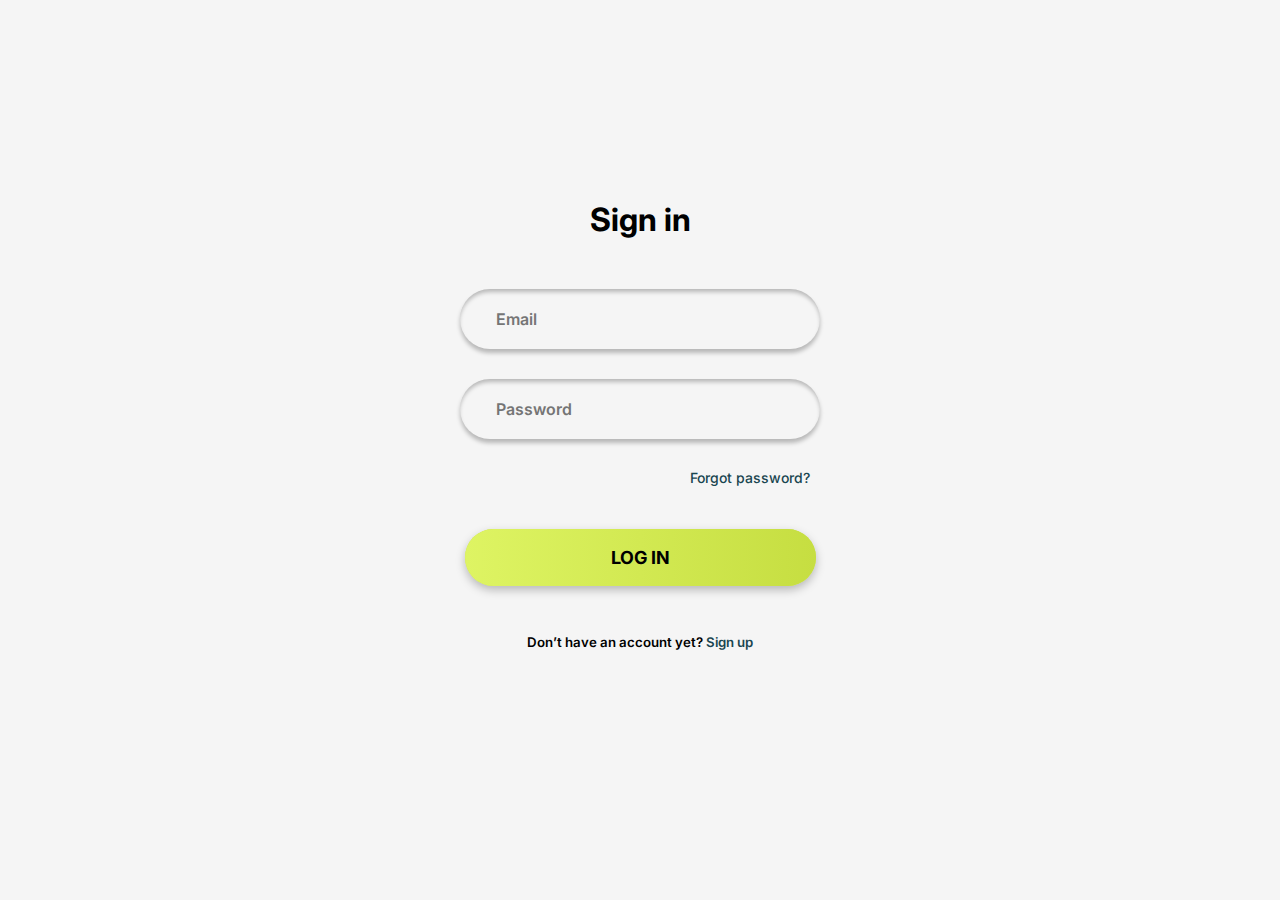
<file: dashboard/index.html>
<!DOCTYPE html>
<html lang="en">
<head>
    <meta charset="UTF-8">
    <meta name="viewport" content="width=device-width, initial-scale=1.0">
    <title>Document</title>
    <link rel="stylesheet" href="./css/style.css">
    <link rel="preconnect" href="https://fonts.gstatic.com">
    <link href="https://fonts.googleapis.com/css2?family=Inter:wght@400;500;600;700;800&display=swap" rel="stylesheet">
</head>
<body>
    <form id="regForm" action="">
    
        <h1>Sign in</h1>
        <div class="sign-in-form">
            <!--email input-->
            <p><input placeholder="         Email" oninput="this.className = ''"></p>
            <!--password input-->
            <p><input type="password" placeholder="         Password" oninput="this.className = ''"></p>
        </div>
        <div class="forgot-container">
            <!--forgot password option link here-->
             <a href="">Forgot password?</a>
        </div>
        <!--main CTA / LOG IN btm-->
        <div class="btn-container">
            <a href="">LOG IN</a>
        </div>
        <div class="account-container">
            <!--Sign up option (insert href)-->
         <h5>Don’t have an account yet? <a href="">  Sign up</a></h5>
        </div>
    </form>
    <script src="./js/animation.js"></script>
</body>
</html>
</file>
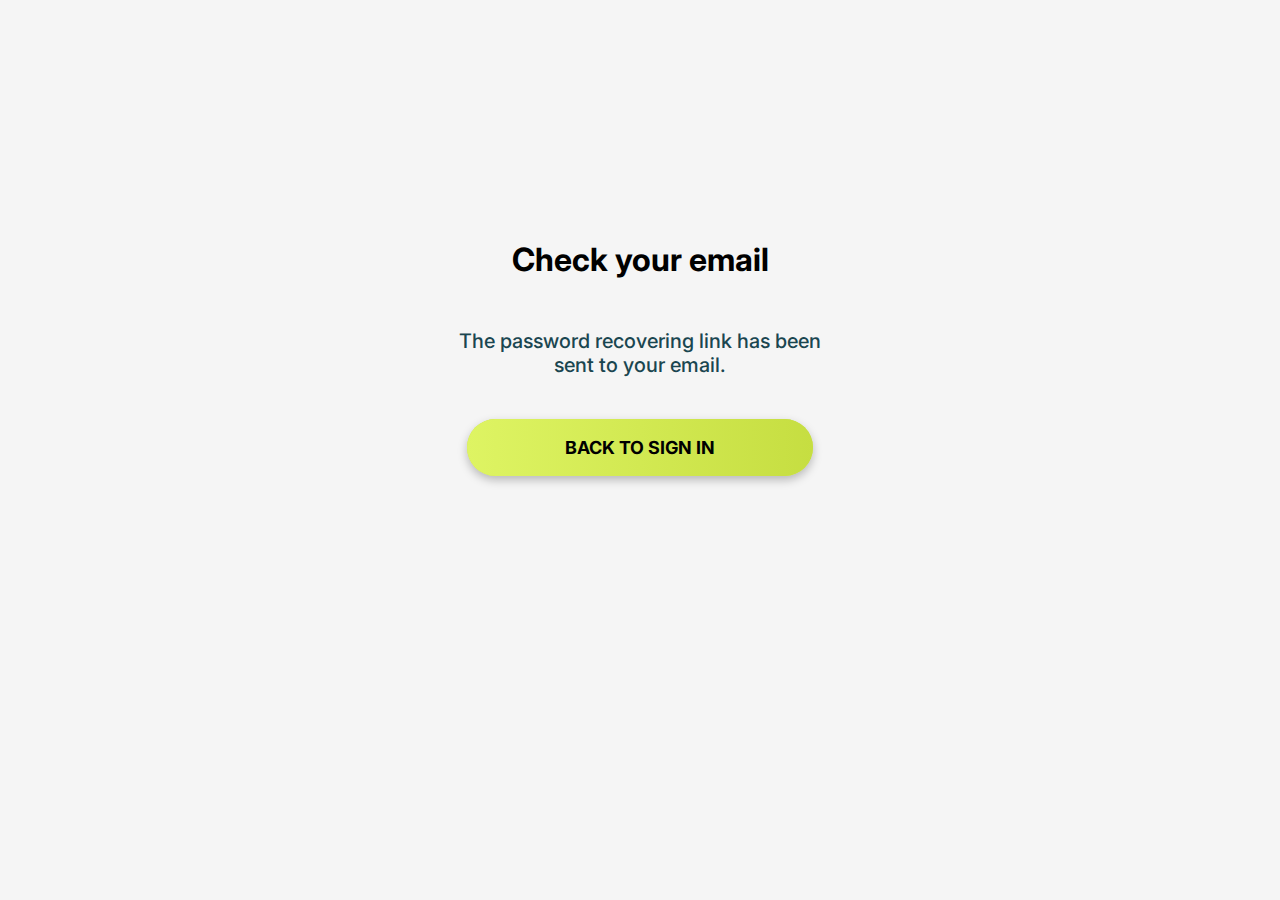
<file: dashboard/forgot-success.html>
<!DOCTYPE html>
<html lang="en">

<head>
    <meta charset="UTF-8">
    <meta name="viewport" content="width=device-width, initial-scale=1.0">
    <title>Document</title>
    <link rel="stylesheet" href="./css/style.css">
    <link rel="preconnect" href="https://fonts.gstatic.com">
    <link href="https://fonts.googleapis.com/css2?family=Inter:wght@400;500;600;700;800&display=swap" rel="stylesheet">
</head>

<body>
    <!--form contaimer-->
    <form id="regForm" action="">
        <div class="success-container">
        <h1>Check your email</h1>
        <div class="success-text">
            <p>The password recovering link has been <BR>sent to your email.</p>
        </div>
        <!--MAIN CTA / HREF TO SIGN IN-->
        <div class="btn-container-forgot-success">
            <a href="">BACK TO SIGN IN</a>
        </div>
        </div>
    </form>
    <script src="./js/animation.js"></script>
</body>
</html>
</file>
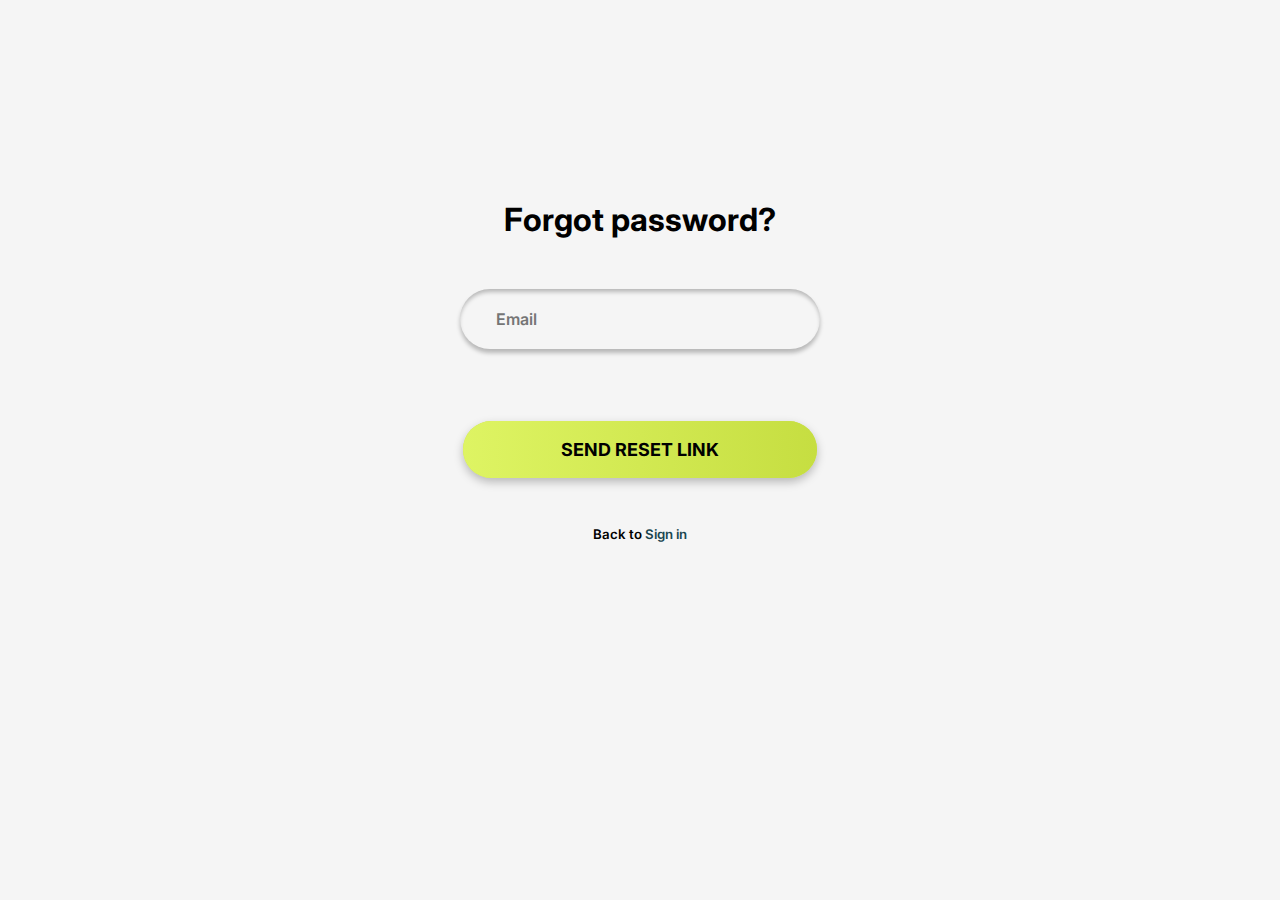
<file: dashboard/forgot.html>
<!DOCTYPE html>
<html lang="en">

<head>
    <meta charset="UTF-8">
    <meta name="viewport" content="width=device-width, initial-scale=1.0">
    <title>Document</title>
    <link rel="stylesheet" href="./css/style.css">
    <link rel="preconnect" href="https://fonts.gstatic.com">
    <link href="https://fonts.googleapis.com/css2?family=Inter:wght@400;500;600;700;800&display=swap" rel="stylesheet">
</head>

<body>
    <form id="regForm" action="">
        <!--title-->
        <h1>Forgot password?</h1>
        <div class="sign-in-form">
            <!--email input-->
            <p><input placeholder="         Email" oninput="this.className = ''"></p>
        </div>
        <div class="btn-container-forgot">
            <!--MAIN CTA / RESET PASSWORD BTN-->
            <a href="">SEND RESET LINK</a>
        </div>
        <div class="account-container">
            <!--RETURN TO SIGN IN BTN / INSERT HREF-->
            <h5>Back to<a href=""> Sign in</a></h5>
        </div>
    </form>
    <script src="./js/animation.js"></script>
</body>

</html>
</file>
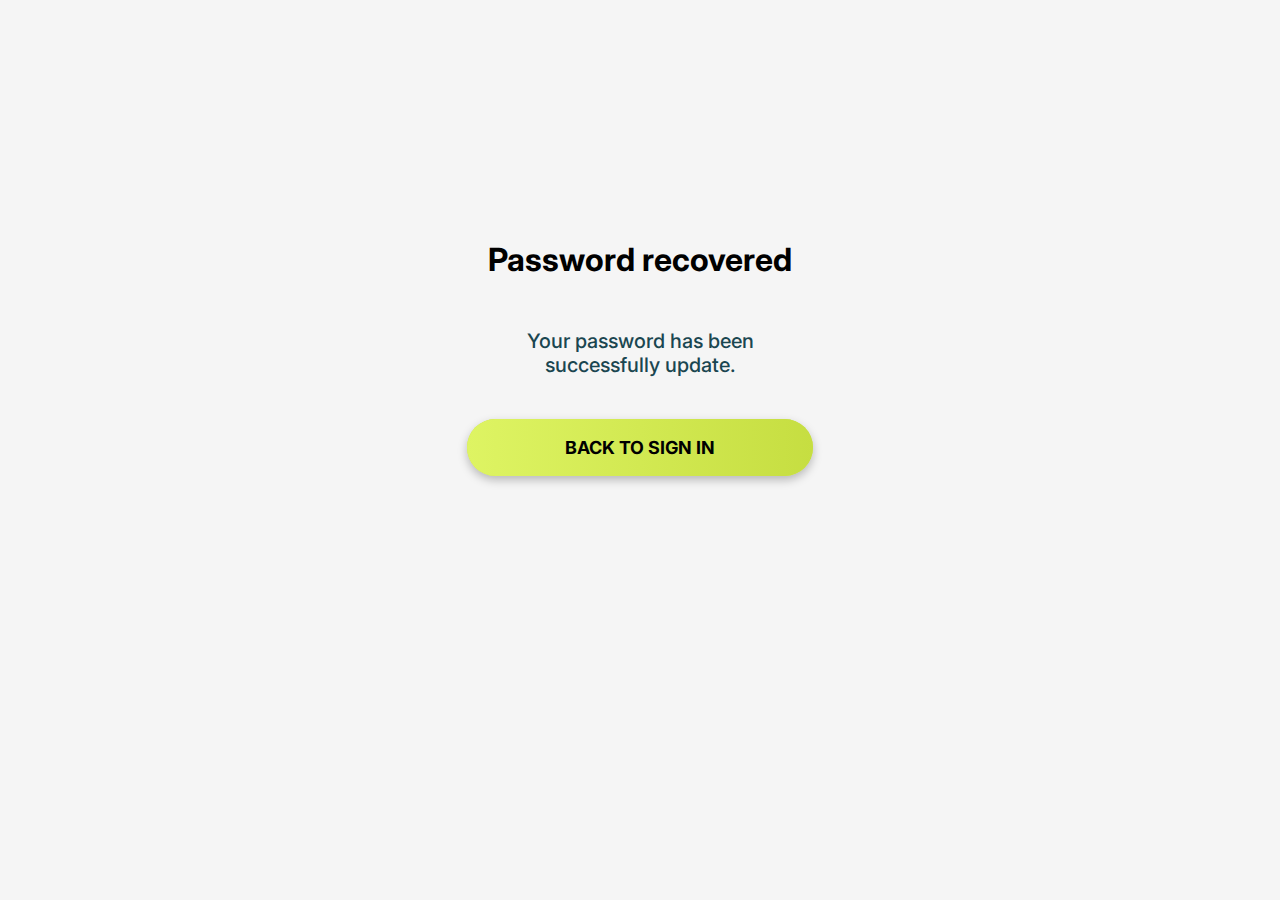
<file: dashboard/reset-success.html>
<!DOCTYPE html>
<html lang="en">

<head>
    <meta charset="UTF-8">
    <meta name="viewport" content="width=device-width, initial-scale=1.0">
    <title>Document</title>
    <link rel="stylesheet" href="./css/style.css">
    <link rel="preconnect" href="https://fonts.gstatic.com">
    <link href="https://fonts.googleapis.com/css2?family=Inter:wght@400;500;600;700;800&display=swap" rel="stylesheet">
</head>

<body>
    <form id="regForm" action="">
        <div class="success-container">
            <h1>Password recovered</h1>
            <div class="success-text">
                <p >Your password has been <BR>successfully update.</p>
            </div>
            <!--MAIN CTA / BACK TO SIGN IN BTN -->
            <div class="btn-container-forgot-success">
                <a href="">BACK TO SIGN IN</a>
            </div>
        </div>
    </form>
    <script src="./js/animation.js"></script>
</body>

</html>
</file>
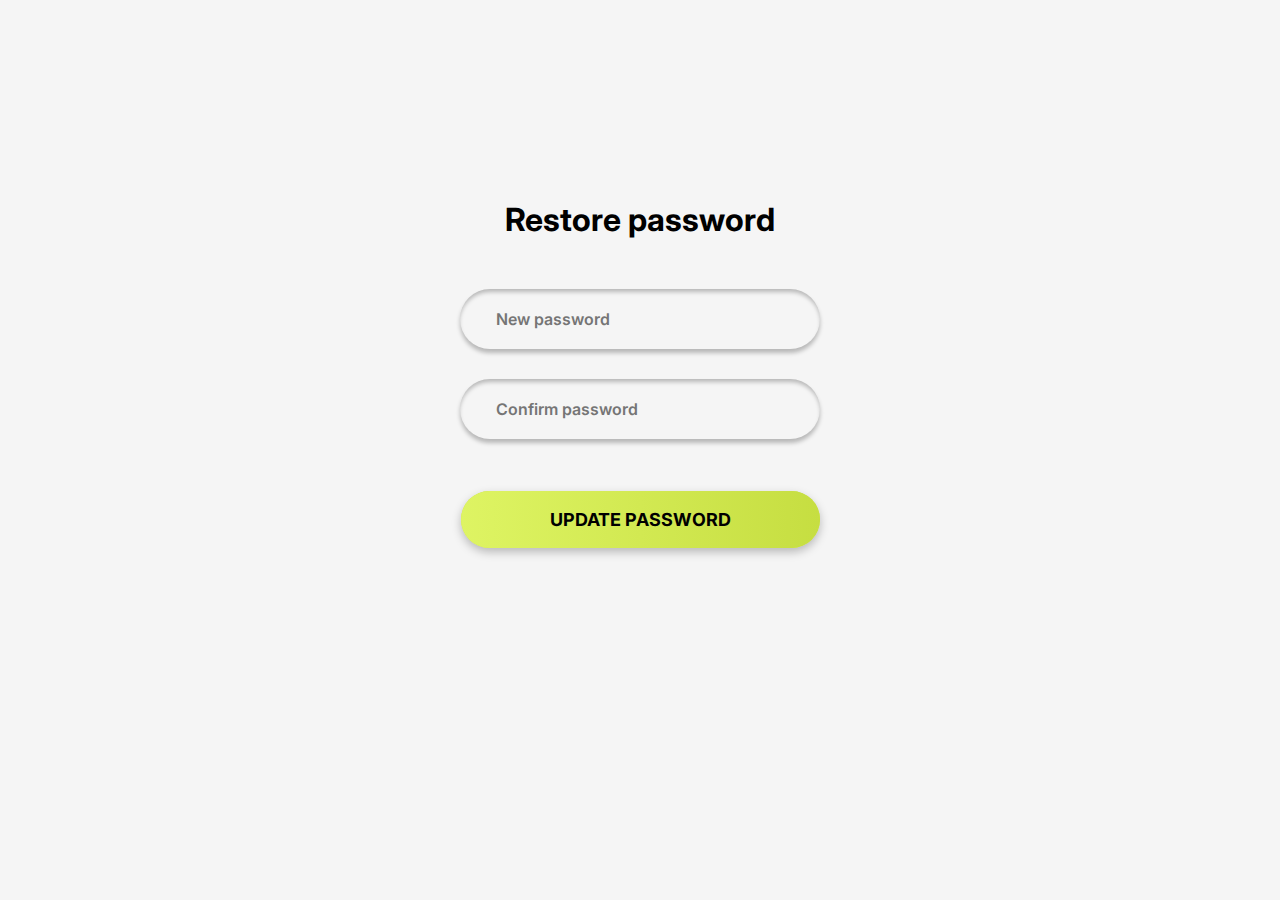
<file: dashboard/reset.html>
<!DOCTYPE html>
<html lang="en">

<head>
    <meta charset="UTF-8">
    <meta name="viewport" content="width=device-width, initial-scale=1.0">
    <title>Document</title>
    <link rel="stylesheet" href="./css/style.css">
    <link rel="preconnect" href="https://fonts.gstatic.com">
    <link href="https://fonts.googleapis.com/css2?family=Inter:wght@400;500;600;700;800&display=swap" rel="stylesheet">
</head>

<body>
    <form id="regForm" action="">

        <h1>Restore password</h1>
        <div class="sign-in-form">
            <!--NEW PASSWORD INPUT-->
            <p><input type="password" placeholder="         New password" oninput="this.className = ''"></p>
            <!--CONFIRM NEWPASSWORD INPUT-->
            <p><input type="password" placeholder="         Confirm password" oninput="this.className = ''"></p>
        </div>
        <!--MAIN CTA / BTN TO RESET-SUCCESS-->
        <div class="btn-container-restore">
            <a href="">UPDATE PASSWORD</a>
        </div>
    </form>
    <script src="./js/animation.js"></script>
</body>

</html>
</file>
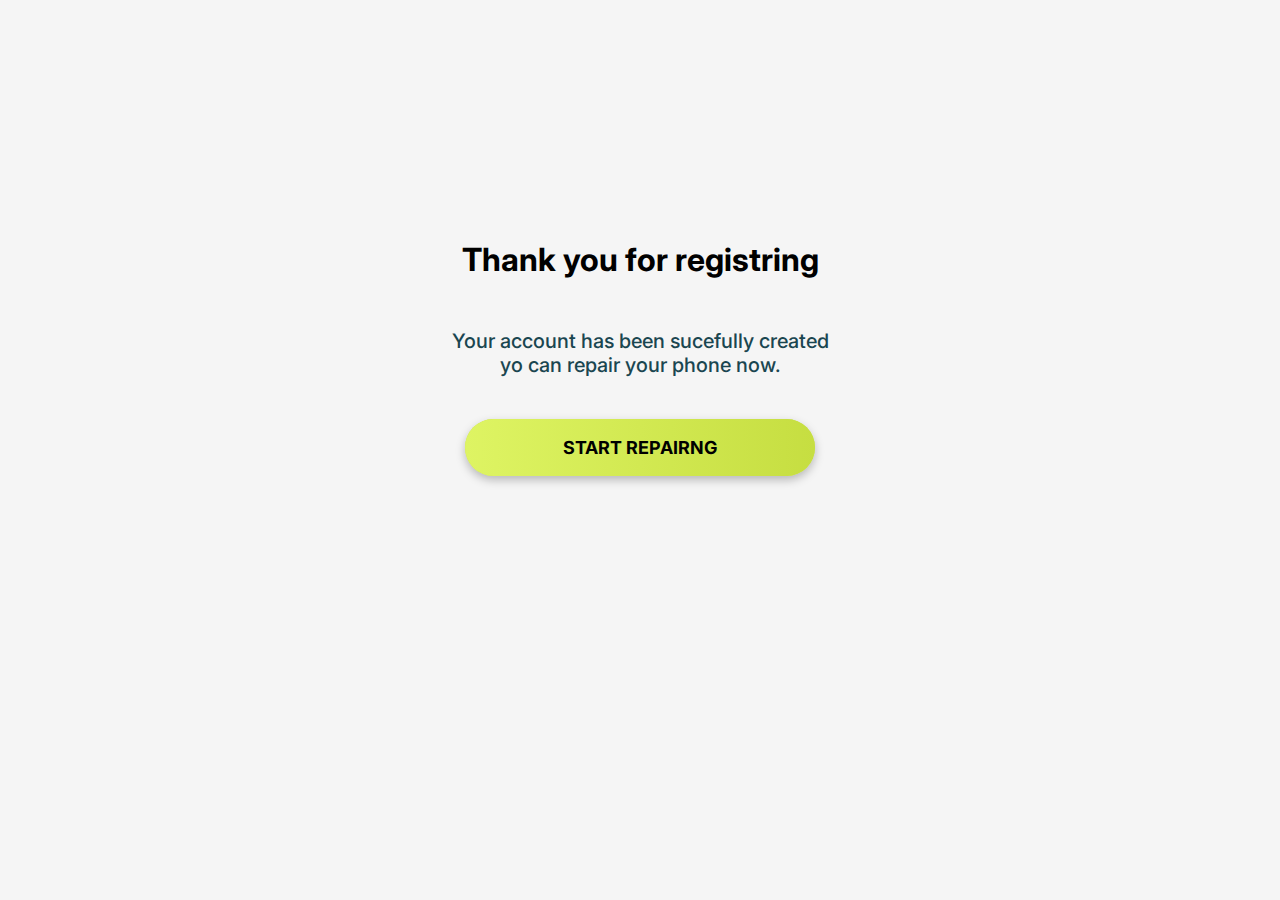
<file: dashboard/sign-up-success.html>
<!DOCTYPE html>
<html lang="en">

<head>
    <meta charset="UTF-8">
    <meta name="viewport" content="width=device-width, initial-scale=1.0">
    <title>Document</title>
    <link rel="stylesheet" href="./css/style.css">
    <link rel="preconnect" href="https://fonts.gstatic.com">
    <link href="https://fonts.googleapis.com/css2?family=Inter:wght@400;500;600;700;800&display=swap" rel="stylesheet">
</head>

<body>
    <!--Form contaimer-->
    <form id="regForm" action="">
        <div class="success-container">
            <!--Title-->
            <h1>Thank you for registring</h1>
            <div class="success-text">
                <p>Your account has been sucefully created<BR>yo can repair your phone now.</p>
            </div>
            <!--MAIN CTA / ATTACH LINK TO LOG IN-->
            <div class="btn-container-forgot-success">
                <a href="">START REPAIRNG</a>
            </div>
        </div>
    </form>
    <script src="./js/animation.js"></script>
</body>

</html>
</file>
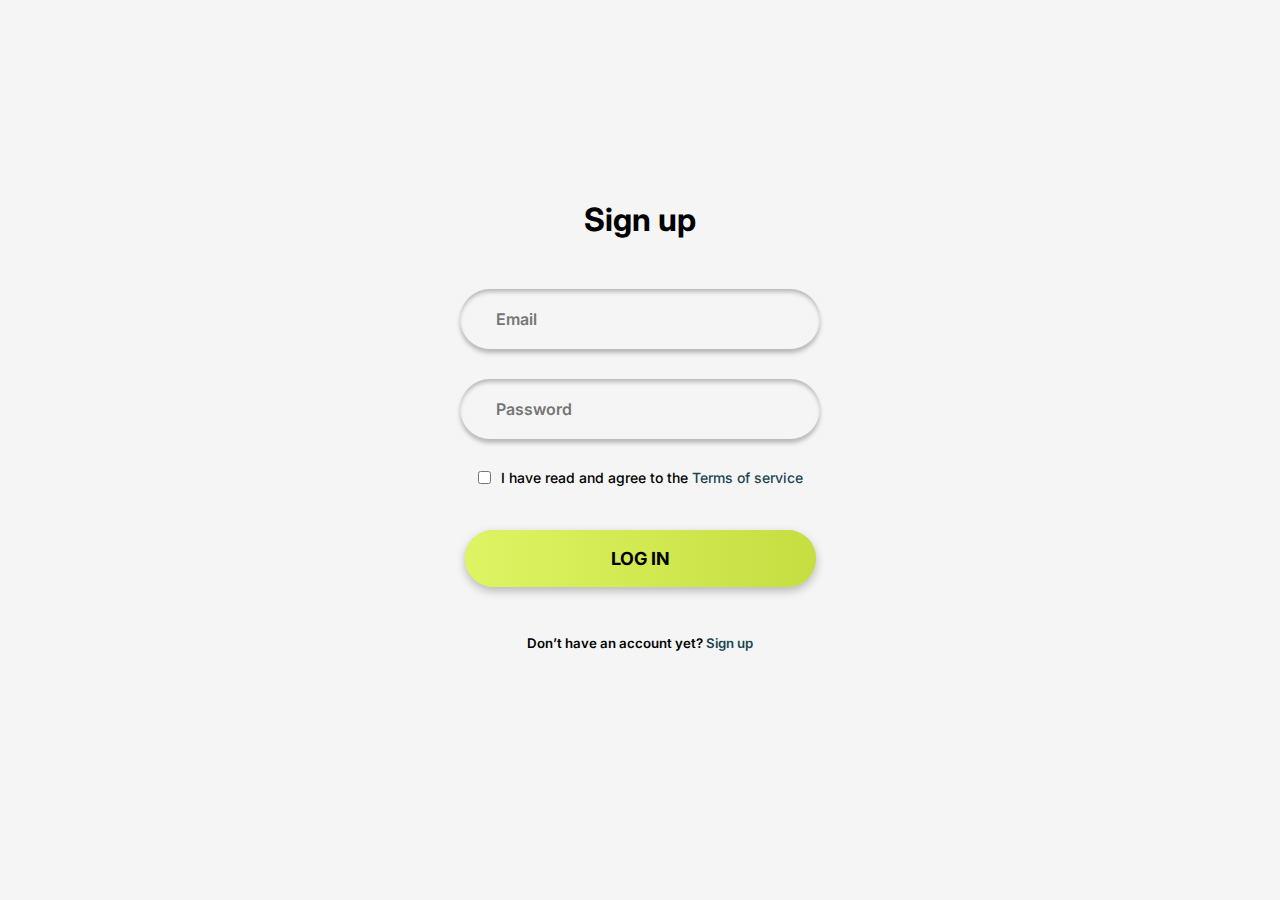
<file: dashboard/signup.html>
<!DOCTYPE html>
<html lang="en">

<head>
    <meta charset="UTF-8">
    <meta name="viewport" content="width=device-width, initial-scale=1.0">
    <title>Document</title>
    <link rel="stylesheet" href="./css/style.css">
    <link rel="preconnect" href="https://fonts.gstatic.com">
    <link href="https://fonts.googleapis.com/css2?family=Inter:wght@400;500;600;700;800&display=swap" rel="stylesheet">
</head>

<body>
    <!--define action-->
    <form id="regForm" action="">
        <!--title-->
        <h1>Sign up</h1>
        <!--Form contaioner-->
        <div class="sign-in-form">
            <!--email input-->
            <p><input placeholder="         Email" oninput="this.className = ''"></p>
            <!--password input-->
            <p><input type="password" placeholder="         Password" oninput="this.className = ''"></p>
        </div>
        <div class="agree-container">
            <!--Checkbox -->
            <input type="checkbox" id="check-box">     
            <p> I have read and agree to the <a href="">Terms of service</a></p>
        </div>

        <div class="btn-container">
            <!--MAIN CTA BTN - LOG IN-->
            <a href="">LOG IN</a>
        </div>
        <div class="account-container">
            <!--Sign up option (insert href)-->
            <h5>Don’t have an account yet? <a href=""> Sign up</a></h5>
        </div>
    </form>
    <script src="./js/animation.js"></script>
</body>

</html>
</file>
<file: dashboard/css/style.css>
* {
  margin: 0;
  padding: 0;
}
body {
  margin: 0;
  padding: 0;
  background-color: #f5f5f5;
}

#regForm {
  margin-top: 200px;
  text-align: center;
}
#regForm h1 {
  font-family: Inter;
  font-weight: 700;
  margin-bottom: 50px;
}
#regForm h5 {
  margin-top: 66px;
  font-family: Inter;
  font-style: normal;
  font-weight: 600;
}
.forgot-container a {
  margin-left: 220px;
  font-family: Inter;
  font-style: normal;
  font-weight: 500;
  font-size: 14px;
  text-decoration: none;
  color: #1a4650;
}
.sign-in-form input {
  background: #f5f5f5;
  box-shadow: 0px 4px 4px rgba(0, 0, 0, 0.25),
    inset 0px 4px 4px -1px rgba(0, 0, 0, 0.25);
  border-radius: 30px;
  border-style: none;
  width: 360px;
  height: 60px;
  font-family: Inter;
  font-style: normal;
  font-weight: 600;
  font-size: 16px;
  line-height: 19px;
  margin-bottom: 30px;
  color: #1a4650;
}
.btn-container a {
  background: linear-gradient(90deg, #def463 0%, #c6de41 100%), #c6de41;
  box-shadow: 0px 4px 10px rgba(0, 0, 0, 0.25);
  border-radius: 50px;
  padding: 18px 146px;
  font-size: 18px;
  text-decoration: none;
  font-family: Inter;
  font-weight: 700;
  color: #000000;
}
.btn-container {
  margin-top: 60px;
}
.btn-container-forgot,
.btn-container-forgot-success {
  margin-top: 60px;
}
.btn-container-forgot a {
  padding: 18px 98px;
  background: linear-gradient(90deg, #def463 0%, #c6de41 100%), #c6de41;
  box-shadow: 0px 4px 10px rgba(0, 0, 0, 0.25);
  border-radius: 50px;
  font-size: 18px;
  text-decoration: none;
  font-family: Inter;
  font-weight: 700;
  color: #000000;
}

.account-container a {
  text-decoration: none;
  color: #1a4650;
}
.success-text P {
  font-size: 20px;
  text-decoration: none;
  font-family: Inter;
  font-weight: 500;
  color: #1a4650;
}
.success-container {
  margin-top: 240px;
}
.btn-container-forgot-success a {
  padding: 18px 98px;
  background: linear-gradient(90deg, #def463 0%, #c6de41 100%), #c6de41;
  box-shadow: 0px 4px 10px rgba(0, 0, 0, 0.25);
  border-radius: 50px;
  font-size: 18px;
  text-decoration: none;
  font-family: Inter;
  font-weight: 700;
  color: #000000;
}
.btn-container-restore {
  margin-top: 40px;
}
.btn-container-restore a {
  padding: 18px 89px;
  background: linear-gradient(90deg, #def463 0%, #c6de41 100%), #c6de41;
  box-shadow: 0px 4px 10px rgba(0, 0, 0, 0.25);
  border-radius: 50px;
  font-size: 18px;
  text-decoration: none;
  font-family: Inter;
  font-weight: 700;
  color: #000000;
}
.agree-container {
  font-size: 14px;
  text-decoration: none;
  font-family: Inter;
  font-weight: 500;
  color: #000000;
  display: inline-flex;
  align-items: center;
}
.agree-container a {
  text-decoration: none;
  color: #1a4650;
}
#check-box {
  margin-right: 10px;
}
</file>
